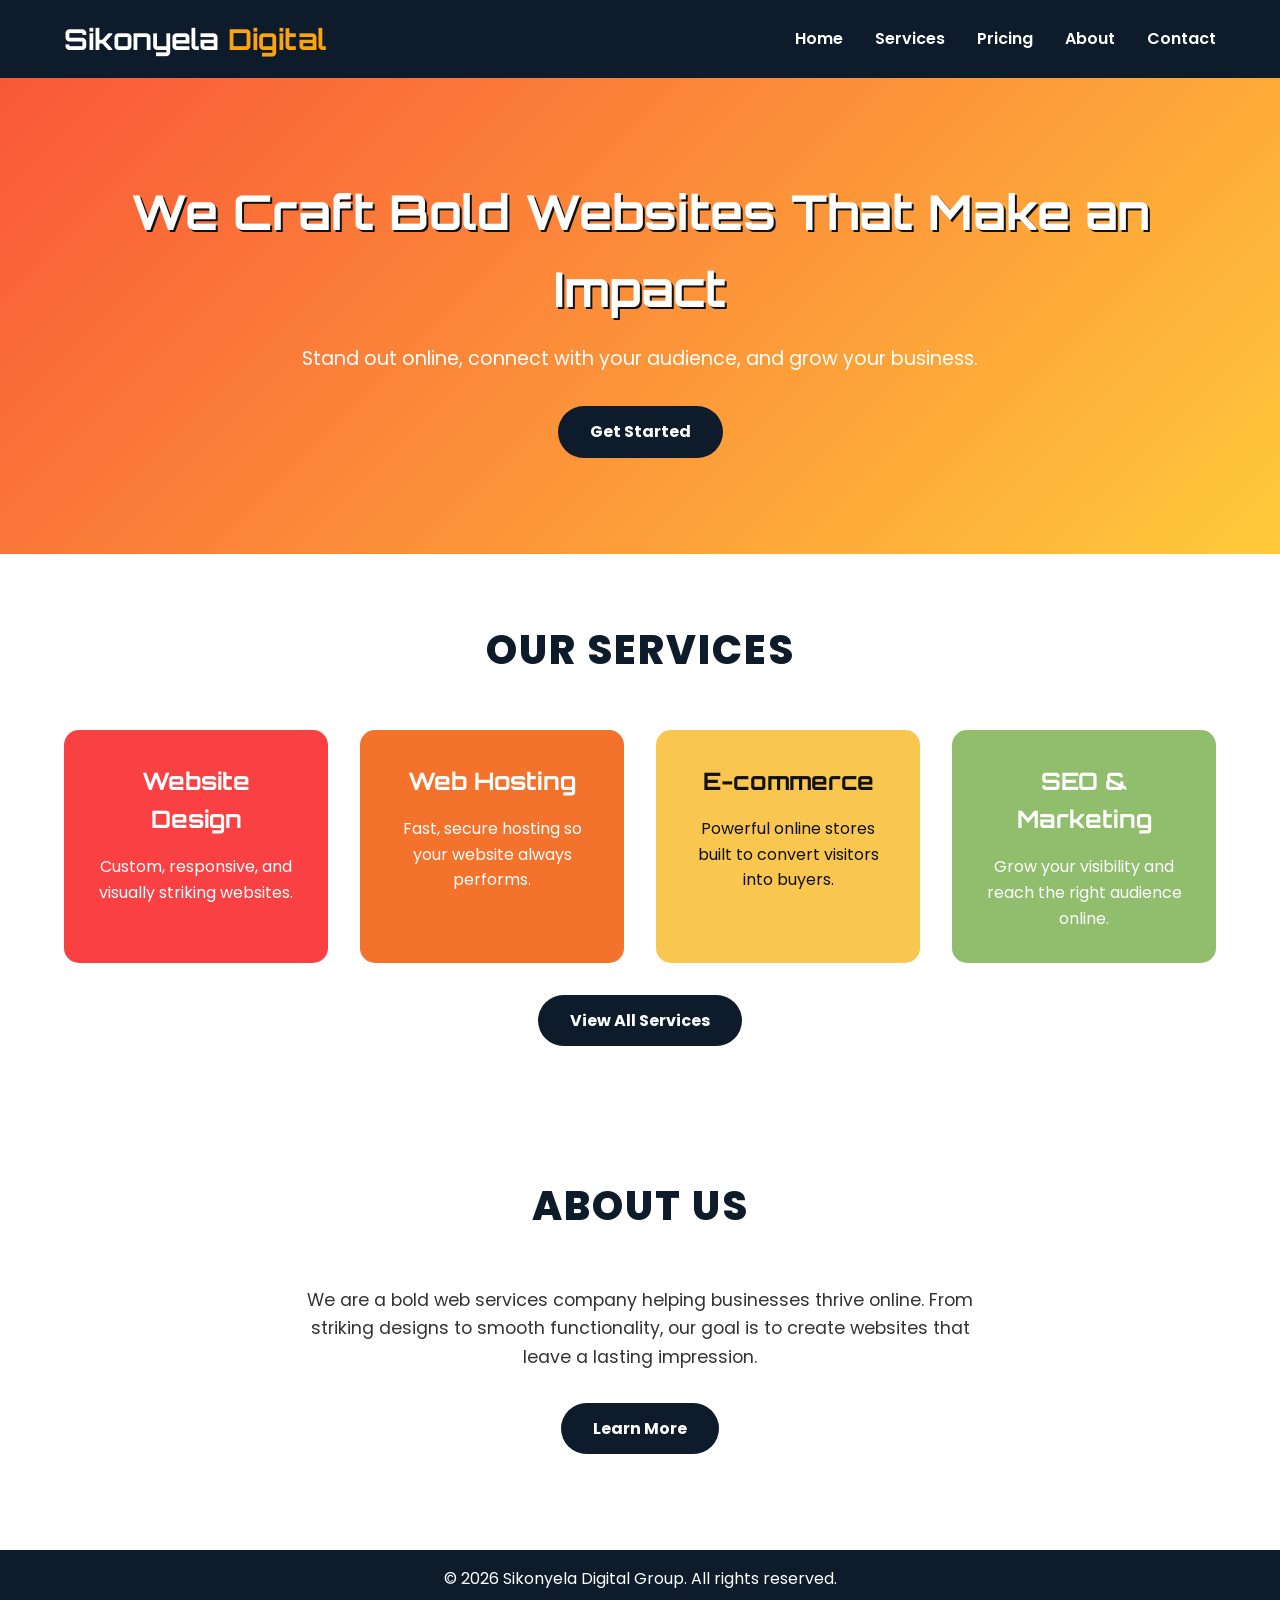
<file: index.html>
<!DOCTYPE html>
<html lang="en">
<head>
  <meta charset="UTF-8">
  <meta name="viewport" content="width=device-width, initial-scale=1.0">
  <title>Sikonyela Digital - Home</title>

  <!-- Google Fonts -->
  <link href="https://fonts.googleapis.com/css2?family=Orbitron:wght@700&family=Poppins:wght@400;600;700&display=swap" rel="stylesheet">
  
  <!-- CSS -->
  <link rel="stylesheet" href="style.css">
</head>
<body>
  
  <!-- Header -->
  <header>
    <div class="container header-container">
      <h1 class="logo">Sikonyela <span>Digital</span></h1>
      <nav>
        <ul>
          <li><a href="index.html">Home</a></li>
          <li><a href="services.html">Services</a></li>
          <li><a href="pricing.html">Pricing</a></li>
          <li><a href="about.html">About</a></li>
          <li><a href="contact.html">Contact</a></li>
        </ul>
      </nav>
    </div>
  </header>

  <!-- Hero -->
  <section class="hero">
    <div class="hero-content container">
      <h2>We Craft Bold Websites That Make an Impact</h2>
      <p>Stand out online, connect with your audience, and grow your business.</p>
      <a href="contact.html" class="btn">Get Started</a>
    </div>
  </section>

  <!-- Services Preview -->
  <section id="services">
    <div class="container">
      <h2 class="section-title">Our Services</h2>
      <div class="services-grid">
        <div class="service-card service-1">
          <h3>Website Design</h3>
          <p>Custom, responsive, and visually striking websites.</p>
        </div>
        <div class="service-card service-2">
          <h3>Web Hosting</h3>
          <p>Fast, secure hosting so your website always performs.</p>
        </div>
        <div class="service-card service-3">
          <h3>E-commerce</h3>
          <p>Powerful online stores built to convert visitors into buyers.</p>
        </div>
        <div class="service-card service-4">
          <h3>SEO & Marketing</h3>
          <p>Grow your visibility and reach the right audience online.</p>
        </div>
      </div>
      <div style="text-align: center; margin-top: 2rem;">
        <a href="services.html" class="btn">View All Services</a>
      </div>
    </div>
  </section>

  <!-- About Preview -->
  <section id="about">
    <div class="container">
      <h2 class="section-title">About Us</h2>
      <p>We are a bold web services company helping businesses thrive online. From striking designs to smooth functionality, our goal is to create websites that leave a lasting impression.</p>
      <div style="text-align: center; margin-top: 2rem;">
        <a href="about.html" class="btn">Learn More</a>
      </div>
    </div>
  </section>

  <!-- Footer -->
  <footer>
    <div class="container">
      <p>&copy; 2026 Sikonyela Digital Group. All rights reserved.</p>
    </div>
  </footer>

  <script src="script.js"></script>
</body>
</html>
</file>
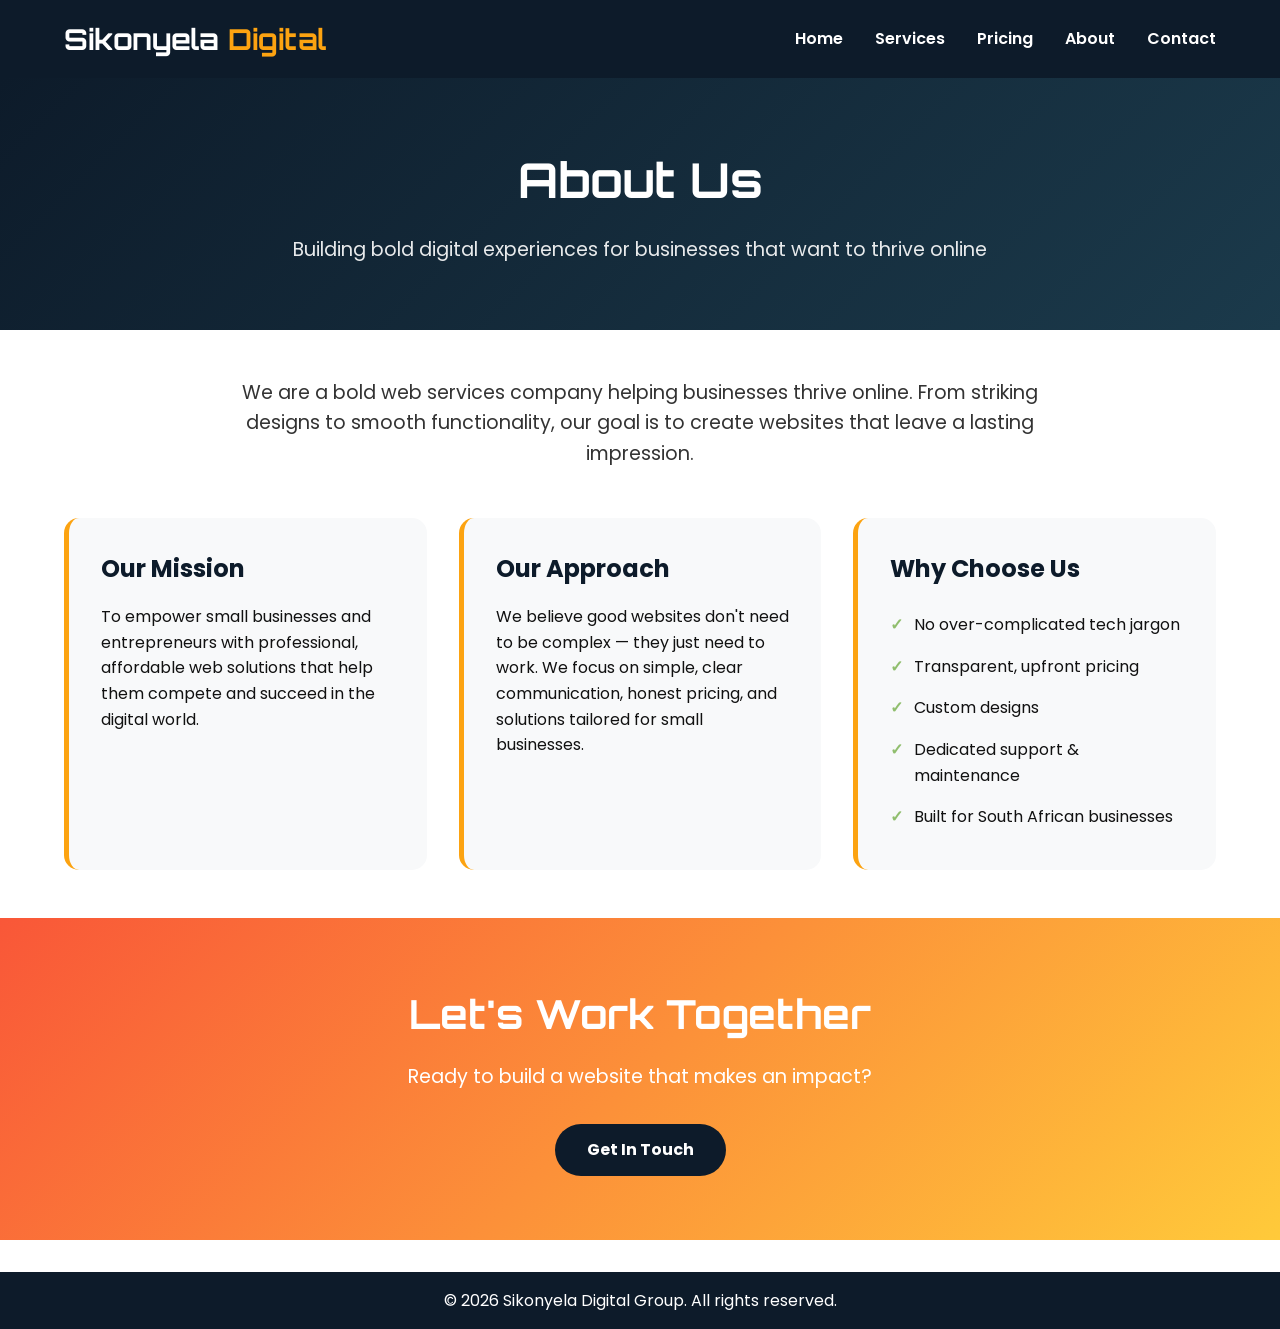
<file: about.html>
<!DOCTYPE html>
<html lang="en">
<head>
  <meta charset="UTF-8">
  <meta name="viewport" content="width=device-width, initial-scale=1.0">
  <title>About Us - Sikonyela Digital</title>
  <link href="https://fonts.googleapis.com/css2?family=Orbitron:wght@700&family=Poppins:wght@400;600;700&display=swap" rel="stylesheet">
  <link rel="stylesheet" href="style.css">
</head>
<body>
  
  <!-- Header -->
  <header>
    <div class="container header-container">
      <h1 class="logo">Sikonyela <span>Digital</span></h1>
      <nav>
        <ul>
          <li><a href="index.html">Home</a></li>
          <li><a href="services.html">Services</a></li>
          <li><a href="pricing.html">Pricing</a></li>
          <li><a href="about.html">About</a></li>
          <li><a href="contact.html">Contact</a></li>
        </ul>
      </nav>
    </div>
  </header>

  <!-- Page Header -->
  <section class="page-header">
    <div class="container">
      <h2>About Us</h2>
      <p>Building bold digital experiences for businesses that want to thrive online</p>
    </div>
  </section>

  <!-- About Content -->
  <section class="about-content">
    <div class="container">
      
      <div class="about-intro">
        <p>We are a bold web services company helping businesses thrive online. From striking designs to smooth functionality, our goal is to create websites that leave a lasting impression.</p>
      </div>

      <div class="about-grid">
        
        <div class="about-card">
          <h3>Our Mission</h3>
          <p>To empower small businesses and entrepreneurs with professional, affordable web solutions that help them compete and succeed in the digital world.</p>
        </div>

        <div class="about-card">
          <h3>Our Approach</h3>
          <p>We believe good websites don't need to be complex — they just need to work. We focus on simple, clear communication, honest pricing, and solutions tailored for small businesses.</p>
        </div>

        <div class="about-card">
          <h3>Why Choose Us</h3>
          <ul>
            <li>No over-complicated tech jargon</li>
            <li>Transparent, upfront pricing</li>
            <li>Custom designs</li>
            <li>Dedicated support & maintenance</li>
            <li>Built for South African businesses</li>
          </ul>
        </div>

      </div>

    </div>
  </section>

  <!-- CTA Section -->
  <section class="cta-section">
    <div class="container">
      <h2>Let's Work Together</h2>
      <p>Ready to build a website that makes an impact?</p>
      <div class="cta-buttons">
        <a href="contact.html" class="btn">Get In Touch</a>
      </div>
    </div>
  </section>

  <!-- Footer -->
  <footer>
    <div class="container">
      <p>&copy; 2026 Sikonyela Digital Group. All rights reserved.</p>
    </div>
  </footer>

  <script src="script.js"></script>
</body>
</html>
</file>
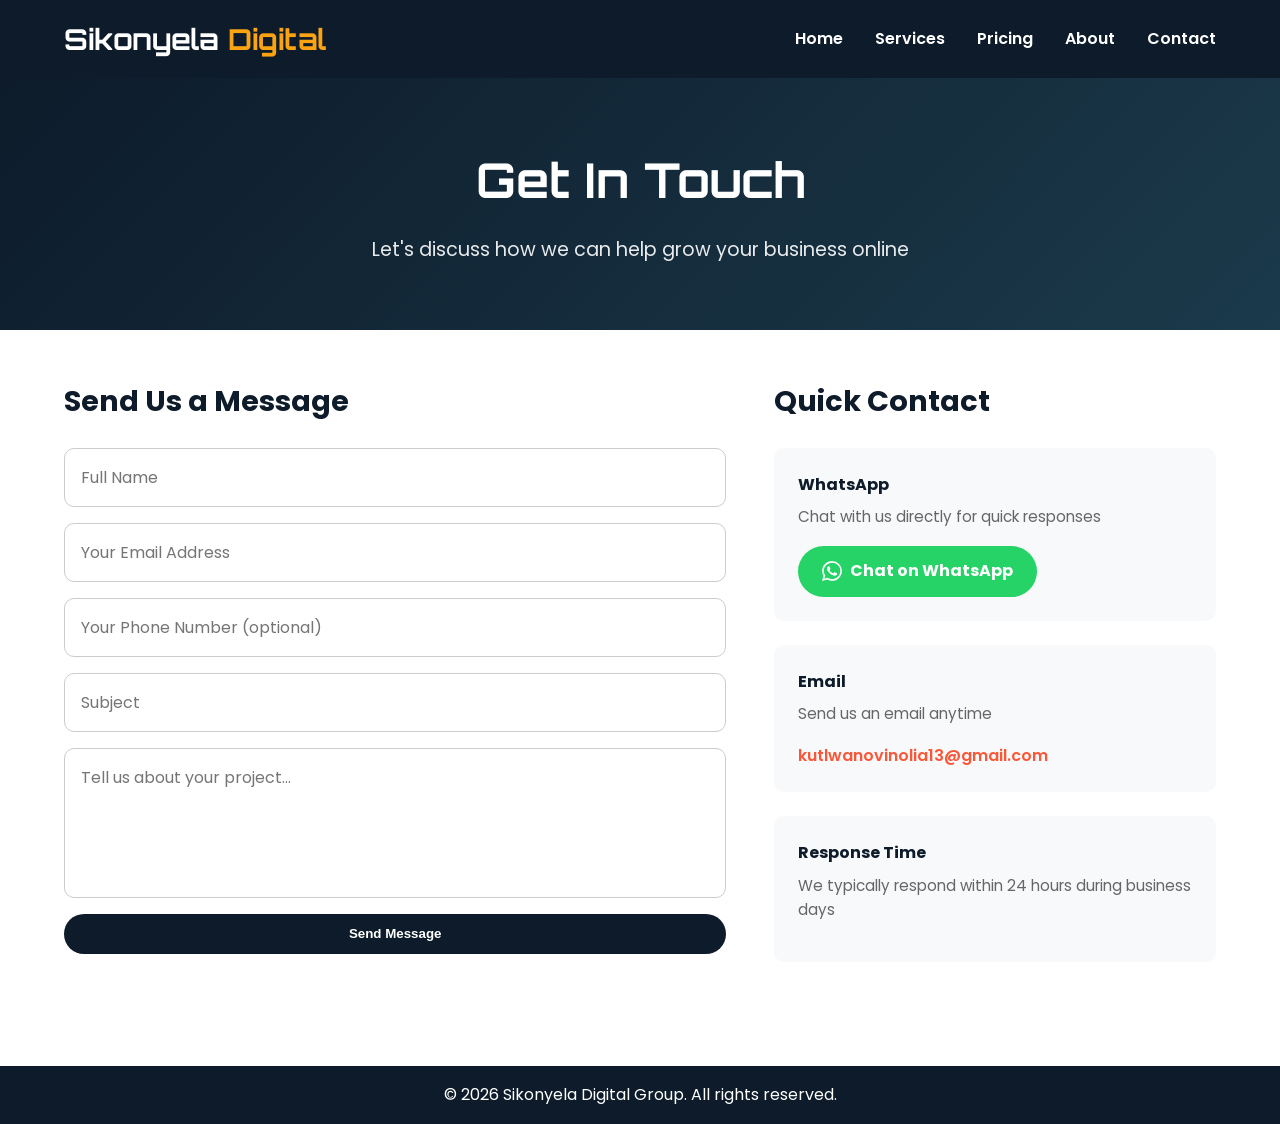
<file: contact.html>
<!DOCTYPE html>
<html lang="en">
<head>
  <meta charset="UTF-8">
  <meta name="viewport" content="width=device-width, initial-scale=1.0">
  <title>Contact Us - Sikonyela Digital</title>
  <link href="https://fonts.googleapis.com/css2?family=Orbitron:wght@700&family=Poppins:wght@400;600;700&display=swap" rel="stylesheet">
  <link rel="stylesheet" href="style.css">
</head>
<body>
  
  <!-- Header -->
  <header>
    <div class="container header-container">
      <h1 class="logo">Sikonyela <span>Digital</span></h1>
      <nav>
        <ul>
          <li><a href="index.html">Home</a></li>
          <li><a href="services.html">Services</a></li>
          <li><a href="pricing.html">Pricing</a></li>
          <li><a href="about.html">About</a></li>
          <li><a href="contact.html">Contact</a></li>
        </ul>
      </nav>
    </div>
  </header>

  <!-- Page Header -->
  <section class="page-header">
    <div class="container">
      <h2>Get In Touch</h2>
      <p>Let's discuss how we can help grow your business online</p>
    </div>
  </section>

 <!-- Contact Section -->
<section class="contact-section">
  <div class="container">
    
    <div class="contact-grid">
      
      <!-- Contact Form -->
      <div class="contact-form-wrapper">
        <h3>Send Us a Message</h3>
        <form class="contact-form" id="contactForm" action="https://api.web3forms.com/submit" method="POST">
          
          <!-- Web3Forms Access Key -->
          <input type="hidden" name="access_key" value="3a7f1ed4-7bd8-4f79-ae0f-e8e13ef93c4b">
          
          <!-- Your email address -->
          
          <input type="hidden" name="to_email" value="kutlwanovinolia13@gmail.com">
          
          <!-- Optional: Redirect after success -->
           <!--
          <input type="hidden" name="redirect" value="https://sikonyeladigital.co.za/thank-you.html">
          -->
          <!-- Hidden field for your phone number -->
          <input type="hidden" name="owner_phone" value="27660841117">

          <input type="text" name="name" placeholder="Full Name" required>
          <input type="email" name="email" placeholder="Your Email Address" required>
          <input type="tel" name="phone_number" placeholder="Your Phone Number (optional)">
          <input type="text" name="subject" placeholder="Subject" required>
          <textarea name="message" placeholder="Tell us about your project..." required></textarea>
          <button type="submit" class="btn">Send Message</button>
        </form>
      </div>

      <!-- Contact Info & WhatsApp -->
      <div class="contact-info-wrapper">
        <h3>Quick Contact</h3>
        
        <div class="contact-method">
          <h4>WhatsApp</h4>
          <p>Chat with us directly for quick responses</p>
          <a href="https://wa.me/27660841117?text=Hi%2C%20I'm%20interested%20in%20your%20web%20services" class="btn-whatsapp" target="_blank">
            <svg xmlns="http://www.w3.org/2000/svg" width="20" height="20" viewBox="0 0 24 24" fill="currentColor">
              <path d="M17.472 14.382c-.297-.149-1.758-.867-2.03-.967-.273-.099-.471-.148-.67.15-.197.297-.767.966-.94 1.164-.173.199-.347.223-.644.075-.297-.15-1.255-.463-2.39-1.475-.883-.788-1.48-1.761-1.653-2.059-.173-.297-.018-.458.13-.606.134-.133.298-.347.446-.52.149-.174.198-.298.298-.497.099-.198.05-.371-.025-.52-.075-.149-.669-1.612-.916-2.207-.242-.579-.487-.5-.669-.51-.173-.008-.371-.01-.57-.01-.198 0-.52.074-.792.372-.272.297-1.04 1.016-1.04 2.479 0 1.462 1.065 2.875 1.213 3.074.149.198 2.096 3.2 5.077 4.487.709.306 1.262.489 1.694.625.712.227 1.36.195 1.871.118.571-.085 1.758-.719 2.006-1.413.248-.694.248-1.289.173-1.413-.074-.124-.272-.198-.57-.347m-5.421 7.403h-.004a9.87 9.87 0 01-5.031-1.378l-.361-.214-3.741.982.998-3.648-.235-.374a9.86 9.86 0 01-1.51-5.26c.001-5.45 4.436-9.884 9.888-9.884 2.64 0 5.122 1.03 6.988 2.898a9.825 9.825 0 012.893 6.994c-.003 5.45-4.437 9.884-9.885 9.884m8.413-18.297A11.815 11.815 0 0012.05 0C5.495 0 .16 5.335.157 11.892c0 2.096.547 4.142 1.588 5.945L.057 24l6.305-1.654a11.882 11.882 0 005.683 1.448h.005c6.554 0 11.89-5.335 11.893-11.893a11.821 11.821 0 00-3.48-8.413Z"/>
            </svg>
            Chat on WhatsApp
          </a>
        </div>

        <div class="contact-method">
          <h4>Email</h4>
          <p>Send us an email anytime</p>
          <a href="mailto:kutlwanovinolia13@gmail.com" class="contact-link">kutlwanovinolia13@gmail.com</a>
        </div>

        <div class="contact-method">
          <h4>Response Time</h4>
          <p>We typically respond within 24 hours during business days</p>
        </div>
      </div>

    </div>

  </div>
</section>


  <!-- Footer -->
  <footer>
    <div class="container">
      <p>&copy; 2026 Sikonyela Digital Group. All rights reserved.</p>
    </div>
  </footer>

  <script src="script.js"></script>
</body>
</html>
</file>
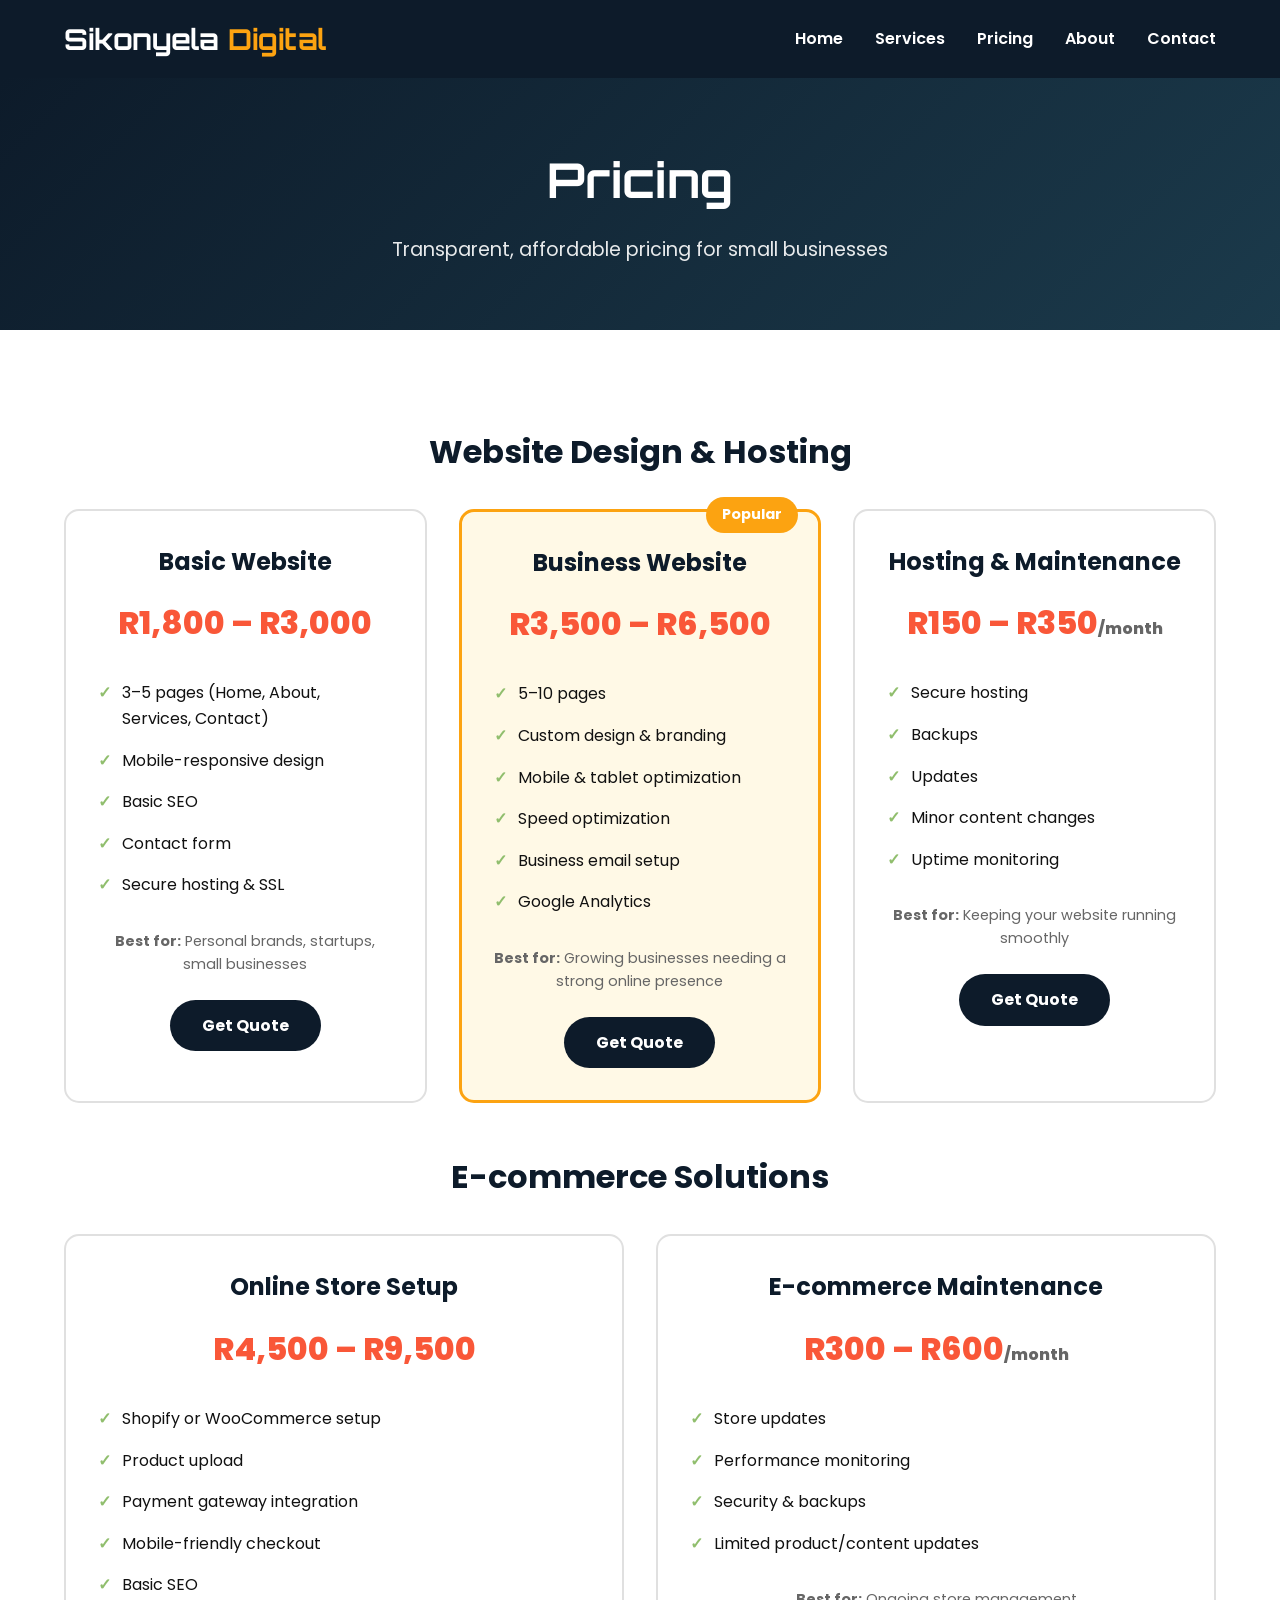
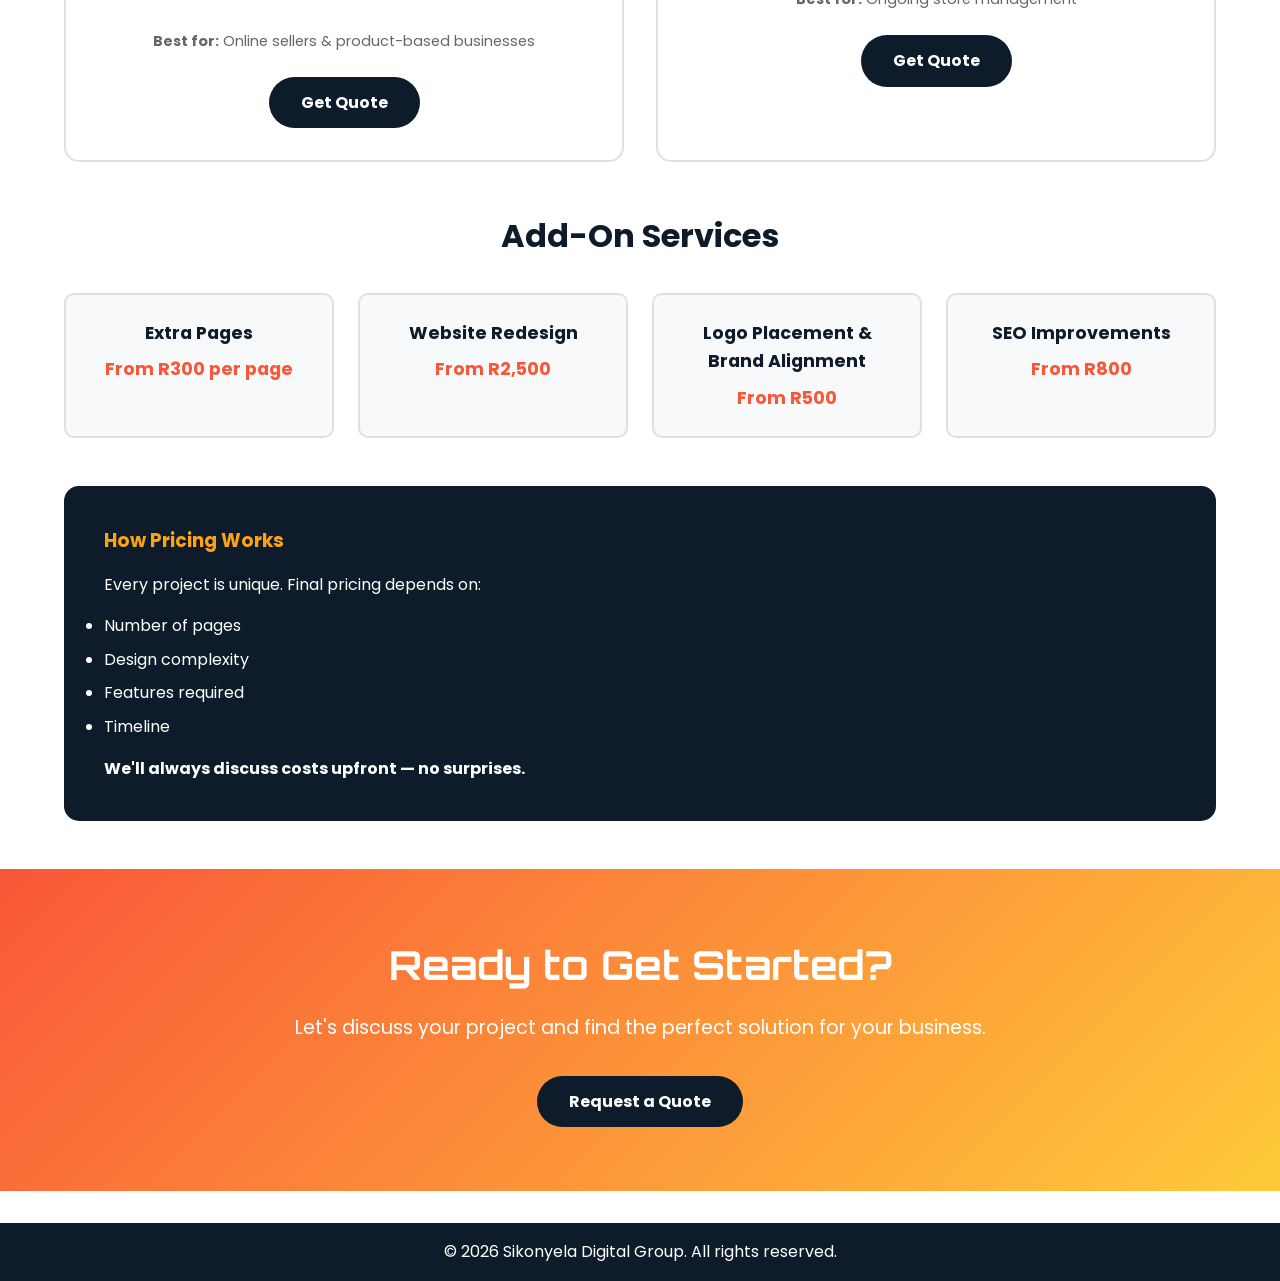
<file: pricing.html>
<!DOCTYPE html>
<html lang="en">
<head>
  <meta charset="UTF-8">
  <meta name="viewport" content="width=device-width, initial-scale=1.0">
  <title>Pricing - Sikonyela Digital</title>
  <link href="https://fonts.googleapis.com/css2?family=Orbitron:wght@700&family=Poppins:wght@400;600;700&display=swap" rel="stylesheet">
  <link rel="stylesheet" href="style.css">
</head>
<body>
  
  <!-- Header -->
  <header>
    <div class="container header-container">
      <h1 class="logo">Sikonyela <span>Digital</span></h1>
      <nav>
        <ul>
          <li><a href="index.html">Home</a></li>
          <li><a href="services.html">Services</a></li>
          <li><a href="pricing.html">Pricing</a></li>
          <li><a href="about.html">About</a></li>
          <li><a href="contact.html">Contact</a></li>
        </ul>
      </nav>
    </div>
  </header>

  <!-- Page Header -->
  <section class="page-header">
    <div class="container">
      <h2>Pricing</h2>
      <p>Transparent, affordable pricing for small businesses</p>
    </div>
  </section>

  <!-- Pricing Section -->
  <section class="pricing-section">
    <div class="container">
      
      <h3 class="pricing-category">Website Design & Hosting</h3>
      <div class="pricing-grid">
        
        <div class="pricing-card">
          <h4>Basic Website</h4>
          <div class="price">R1,800 – R3,000</div>
          <ul>
            <li>3–5 pages (Home, About, Services, Contact)</li>
            <li>Mobile-responsive design</li>
            <li>Basic SEO</li>
            <li>Contact form</li>
            <li>Secure hosting & SSL</li>
          </ul>
          <p class="best-for"><strong>Best for:</strong> Personal brands, startups, small businesses</p>
          <a href="contact.html" class="btn">Get Quote</a>
        </div>

        <div class="pricing-card featured">
          <div class="featured-badge">Popular</div>
          <h4>Business Website</h4>
          <div class="price">R3,500 – R6,500</div>
          <ul>
            <li>5–10 pages</li>
            <li>Custom design & branding</li>
            <li>Mobile & tablet optimization</li>
            <li>Speed optimization</li>
            <li>Business email setup</li>
            <li>Google Analytics</li>
          </ul>
          <p class="best-for"><strong>Best for:</strong> Growing businesses needing a strong online presence</p>
          <a href="contact.html" class="btn">Get Quote</a>
        </div>

        <div class="pricing-card">
          <h4>Hosting & Maintenance</h4>
          <div class="price">R150 – R350<span>/month</span></div>
          <ul>
            <li>Secure hosting</li>
            <li>Backups</li>
            <li>Updates</li>
            <li>Minor content changes</li>
            <li>Uptime monitoring</li>
          </ul>
          <p class="best-for"><strong>Best for:</strong> Keeping your website running smoothly</p>
          <a href="contact.html" class="btn">Get Quote</a>
        </div>

      </div>

      <h3 class="pricing-category">E-commerce Solutions</h3>
      <div class="pricing-grid">
        
        <div class="pricing-card">
          <h4>Online Store Setup</h4>
          <div class="price">R4,500 – R9,500</div>
          <ul>
            <li>Shopify or WooCommerce setup</li>
            <li>Product upload</li>
            <li>Payment gateway integration</li>
            <li>Mobile-friendly checkout</li>
            <li>Basic SEO</li>
          </ul>
          <p class="best-for"><strong>Best for:</strong> Online sellers & product-based businesses</p>
          <a href="contact.html" class="btn">Get Quote</a>
        </div>

        <div class="pricing-card">
          <h4>E-commerce Maintenance</h4>
          <div class="price">R300 – R600<span>/month</span></div>
          <ul>
            <li>Store updates</li>
            <li>Performance monitoring</li>
            <li>Security & backups</li>
            <li>Limited product/content updates</li>
          </ul>
          <p class="best-for"><strong>Best for:</strong> Ongoing store management</p>
          <a href="contact.html" class="btn">Get Quote</a>
        </div>

      </div>

      <h3 class="pricing-category">Add-On Services</h3>
      <div class="addon-grid">
        <div class="addon-card">
          <h5>Extra Pages</h5>
          <p class="addon-price">From R300 per page</p>
        </div>
        <div class="addon-card">
          <h5>Website Redesign</h5>
          <p class="addon-price">From R2,500</p>
        </div>
        <div class="addon-card">
          <h5>Logo Placement & Brand Alignment</h5>
          <p class="addon-price">From R500</p>
        </div>
        <div class="addon-card">
          <h5>SEO Improvements</h5>
          <p class="addon-price">From R800</p>
        </div>
      </div>

      <!-- How Pricing Works -->
      <div class="pricing-info">
        <h3>How Pricing Works</h3>
        <p>Every project is unique. Final pricing depends on:</p>
        <ul>
          <li>Number of pages</li>
          <li>Design complexity</li>
          <li>Features required</li>
          <li>Timeline</li>
        </ul>
        <p><strong>We'll always discuss costs upfront — no surprises.</strong></p>
      </div>

    </div>
  </section>

  <!-- CTA Section -->
  <section class="cta-section">
    <div class="container">
      <h2>Ready to Get Started?</h2>
      <p>Let's discuss your project and find the perfect solution for your business.</p>
      <div class="cta-buttons">
        <a href="contact.html" class="btn">Request a Quote</a>
      </div>
    </div>
  </section>

  <!-- Footer -->
  <footer>
    <div class="container">
      <p>&copy; 2026 Sikonyela Digital Group. All rights reserved.</p>
    </div>
  </footer>

  <script src="script.js"></script>
</body>
</html>
</file>
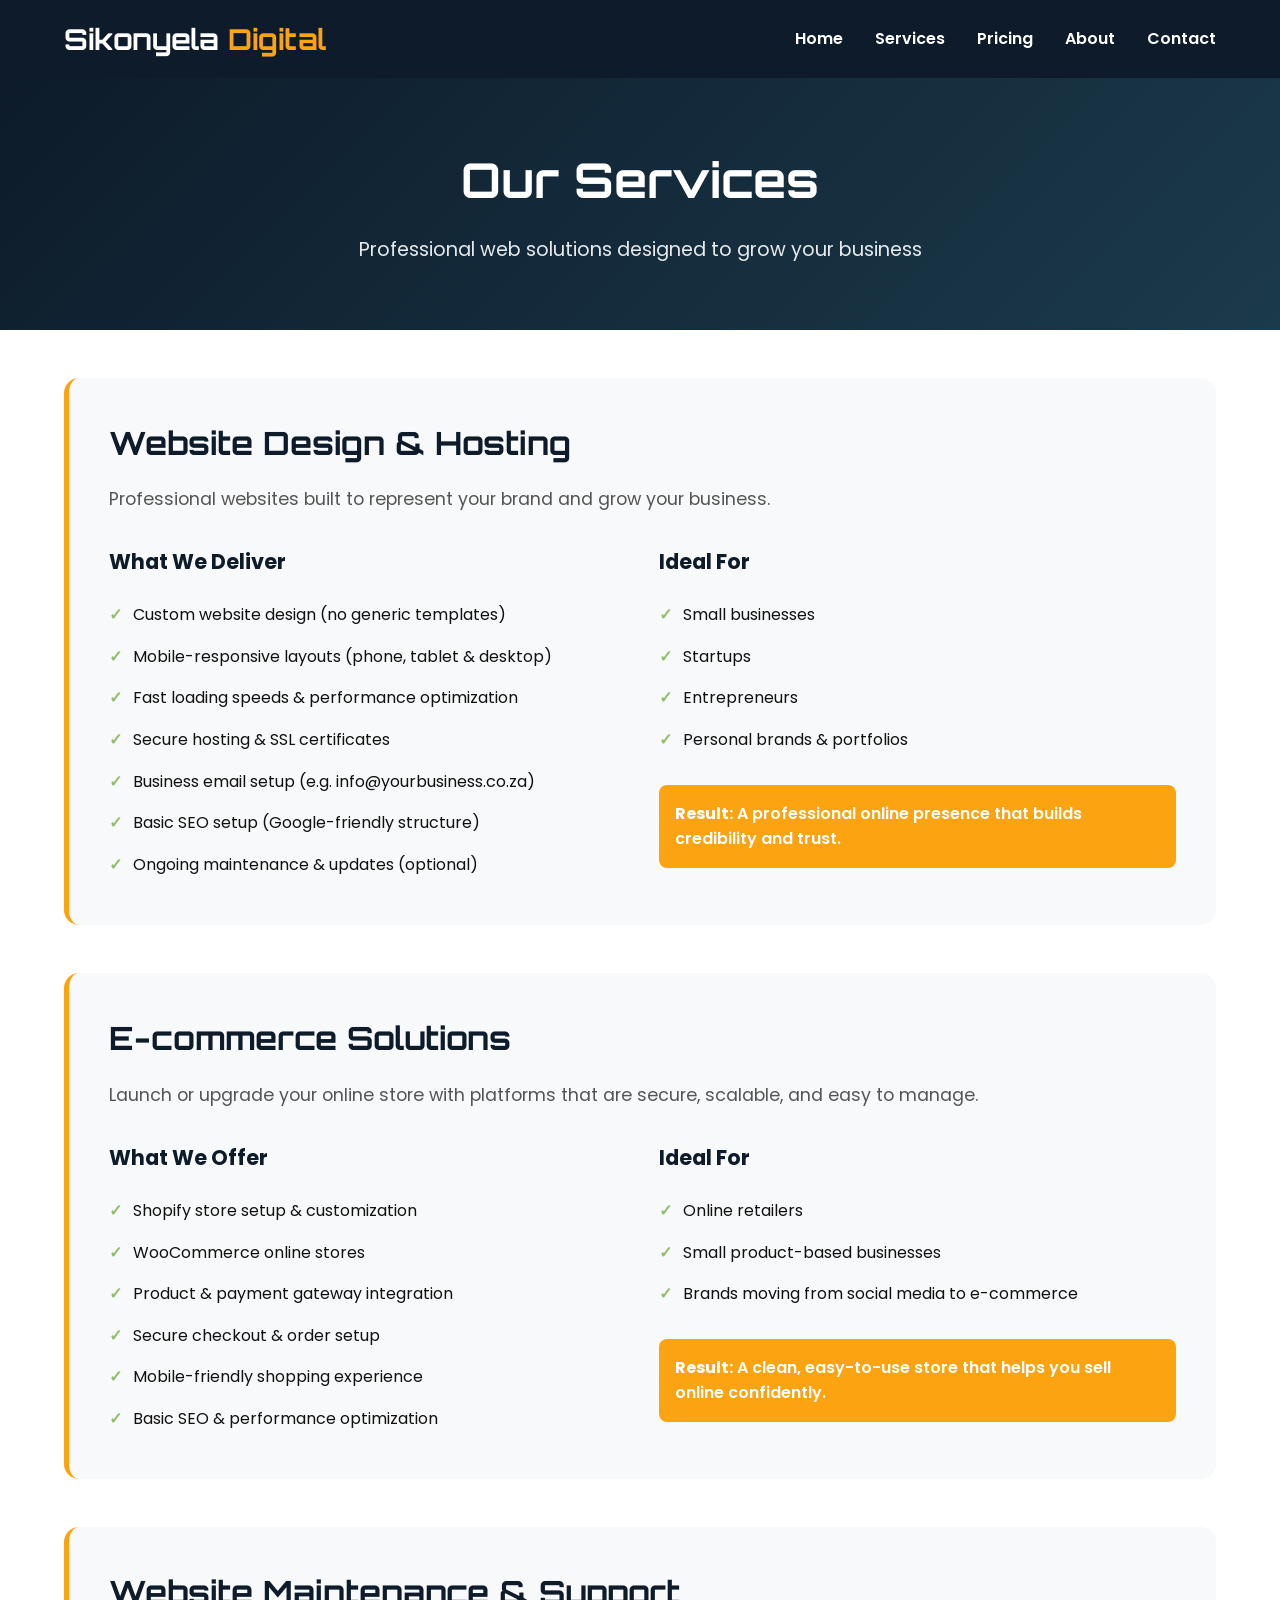
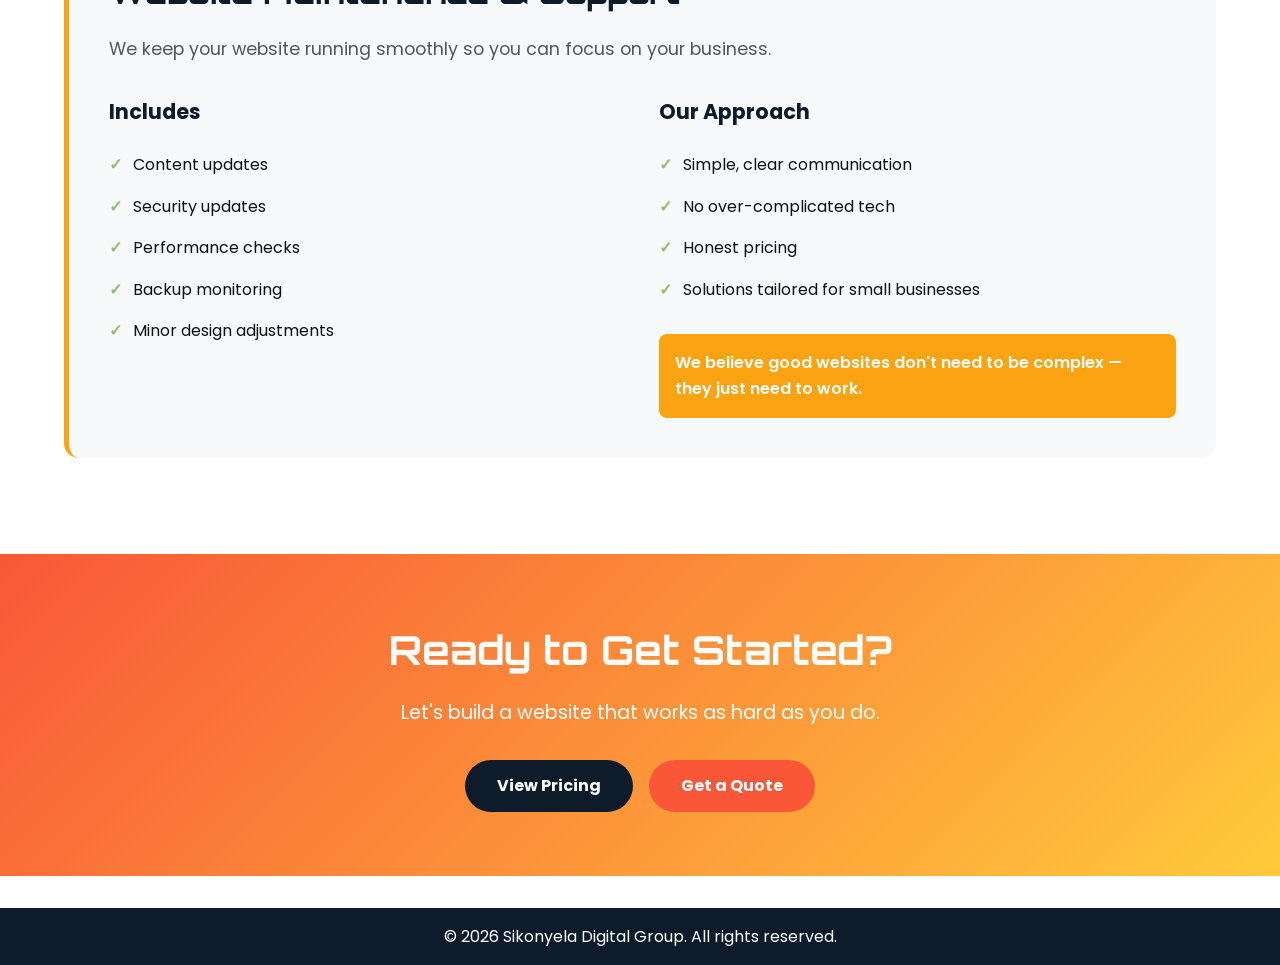
<file: services.html>
<!DOCTYPE html>
<html lang="en">
<head>
  <meta charset="UTF-8">
  <meta name="viewport" content="width=device-width, initial-scale=1.0">
  <title>Our Services - Sikonyela Digital</title>
  <link href="https://fonts.googleapis.com/css2?family=Orbitron:wght@700&family=Poppins:wght@400;600;700&display=swap" rel="stylesheet">
  <link rel="stylesheet" href="style.css">
</head>
<body>
  
  <!-- Header -->
  <header>
    <div class="container header-container">
      <h1 class="logo">Sikonyela <span>Digital</span></h1>
      <nav>
        <ul>
          <li><a href="index.html">Home</a></li>
          <li><a href="services.html">Services</a></li>
          <li><a href="pricing.html">Pricing</a></li>
          <li><a href="about.html">About</a></li>
          <li><a href="contact.html">Contact</a></li>
        </ul>
      </nav>
    </div>
  </header>

  <!-- Page Header -->
  <section class="page-header">
    <div class="container">
      <h2>Our Services</h2>
      <p>Professional web solutions designed to grow your business</p>
    </div>
  </section>

  <!-- Services Detail -->
  <section class="services-detail">
    <div class="container">
      
      <!-- Website Design & Hosting -->
      <div class="service-detail-card">
        <h3>Website Design & Hosting</h3>
        <p class="service-tagline">Professional websites built to represent your brand and grow your business.</p>
        
        <div class="service-columns">
          <div class="service-col">
            <h4>What We Deliver</h4>
            <ul>
              <li>Custom website design (no generic templates)</li>
              <li>Mobile-responsive layouts (phone, tablet & desktop)</li>
              <li>Fast loading speeds & performance optimization</li>
              <li>Secure hosting & SSL certificates</li>
              <li>Business email setup (e.g. info@yourbusiness.co.za)</li>
              <li>Basic SEO setup (Google-friendly structure)</li>
              <li>Ongoing maintenance & updates (optional)</li>
            </ul>
          </div>
          
          <div class="service-col">
            <h4>Ideal For</h4>
            <ul>
              <li>Small businesses</li>
              <li>Startups</li>
              <li>Entrepreneurs</li>
              <li>Personal brands & portfolios</li>
            </ul>
            <div class="result-box">
              <strong>Result:</strong> A professional online presence that builds credibility and trust.
            </div>
          </div>
        </div>
      </div>

      <!-- E-commerce Solutions -->
      <div class="service-detail-card">
        <h3>E-commerce Solutions</h3>
        <p class="service-tagline">Launch or upgrade your online store with platforms that are secure, scalable, and easy to manage.</p>
        
        <div class="service-columns">
          <div class="service-col">
            <h4>What We Offer</h4>
            <ul>
              <li>Shopify store setup & customization</li>
              <li>WooCommerce online stores</li>
              <li>Product & payment gateway integration</li>
              <li>Secure checkout & order setup</li>
              <li>Mobile-friendly shopping experience</li>
              <li>Basic SEO & performance optimization</li>
            </ul>
          </div>
          
          <div class="service-col">
            <h4>Ideal For</h4>
            <ul>
              <li>Online retailers</li>
              <li>Small product-based businesses</li>
              <li>Brands moving from social media to e-commerce</li>
            </ul>
            <div class="result-box">
              <strong>Result:</strong> A clean, easy-to-use store that helps you sell online confidently.
            </div>
          </div>
        </div>
      </div>

      <!-- Website Maintenance & Support -->
      <div class="service-detail-card">
        <h3>Website Maintenance & Support</h3>
        <p class="service-tagline">We keep your website running smoothly so you can focus on your business.</p>
        
        <div class="service-columns">
          <div class="service-col">
            <h4>Includes</h4>
            <ul>
              <li>Content updates</li>
              <li>Security updates</li>
              <li>Performance checks</li>
              <li>Backup monitoring</li>
              <li>Minor design adjustments</li>
            </ul>
          </div>
          
          <div class="service-col">
            <h4>Our Approach</h4>
            <ul>
              <li>Simple, clear communication</li>
              <li>No over-complicated tech</li>
              <li>Honest pricing</li>
              <li>Solutions tailored for small businesses</li>
            </ul>
            <div class="result-box">
              We believe good websites don't need to be complex — they just need to work.
            </div>
          </div>
        </div>
      </div>

    </div>
  </section>

  <!-- CTA Section -->
  <section class="cta-section">
    <div class="container">
      <h2>Ready to Get Started?</h2>
      <p>Let's build a website that works as hard as you do.</p>
      <div class="cta-buttons">
        <a href="pricing.html" class="btn">View Pricing</a>
        <a href="contact.html" class="btn btn-secondary">Get a Quote</a>
      </div>
    </div>
  </section>

  <!-- Footer -->
  <footer>
    <div class="container">
      <p>&copy; 2026 Sikonyela Digital Group. All rights reserved.</p>
    </div>
  </footer>

  <script src="script.js"></script>
</body>
</html>
</file>
<file: style.css>
/* Base */
* {margin:0; padding:0; box-sizing:border-box;}
body {font-family:'Poppins', sans-serif; line-height:1.6; color:#111; background:#fff;}
.container {width:90%; max-width:1200px; margin:auto;}

/* Header */
header {background:#0D1B2A; color:#fff; padding:1rem 0; position:sticky; top:0; z-index:100;}
.header-container {display:flex; justify-content:space-between; align-items:center;}
.logo {font-family:'Orbitron', sans-serif; font-weight:700; font-size:1.8rem;}
.logo span {color:#FCA311;}
header nav ul {display:flex; justify-content:flex-end; list-style:none;}
header nav ul li {margin-left:2rem;}
header nav ul li a {color:#fff; text-decoration:none; font-weight:600; transition:0.3s;}
header nav ul li a:hover {color:#FCA311;}

/* Hero */
.hero {background:linear-gradient(135deg, #F95738, #FFCA3A); color:#fff; padding:6rem 0; text-align:center;}
.hero h2 {font-family:'Orbitron', sans-serif; font-size:3rem; margin-bottom:1rem; text-shadow:2px 2px #111;}
.hero p {margin-bottom:2rem; font-size:1.2rem;}

/* Buttons */
.btn {display:inline-block; padding:0.8rem 2rem; background:#0D1B2A; color:#fff; border-radius:50px; font-weight:700; text-decoration:none; transition:0.3s; border:none; cursor:pointer;}
.btn:hover {background:#FCA311; color:#0D1B2A;}
.btn-secondary {background:#F95738;}
.btn-secondary:hover {background:#0D1B2A; color:#fff;}

/* Sections */
section {padding:4rem 0;}
.section-title {text-align:center; font-size:2.5rem; margin-bottom:3rem; font-weight:800; color:#0D1B2A; text-transform:uppercase; letter-spacing:2px;}

/* Page Header */
.page-header {background:linear-gradient(135deg, #0D1B2A, #1B3A4B); color:#fff; padding:4rem 0; text-align:center;}
.page-header h2 {font-family:'Orbitron', sans-serif; font-size:3rem; margin-bottom:1rem;}
.page-header p {font-size:1.2rem; opacity:0.9;}

/* Services Grid (Home) */
.services-grid {display:grid; grid-template-columns:repeat(auto-fit, minmax(250px, 1fr)); gap:2rem;}
.service-card {padding:2rem; border-radius:15px; color:#fff; text-align:center; transition:transform 0.3s, box-shadow 0.3s;}
.service-card h3 {margin-bottom:1rem; font-family:'Orbitron', sans-serif; font-size:1.5rem;}
.service-1 {background:#F94144;}
.service-2 {background:#F3722C;}
.service-3 {background:#F9C74F; color:#111;}
.service-4 {background:#90BE6D;}
.service-card:hover {transform:translateY(-10px); box-shadow:0 10px 25px rgba(0,0,0,0.2);}

/* Services Detail Page */
.services-detail {padding:3rem 0;}
.service-detail-card {background:#f8f9fa; padding:2.5rem; border-radius:15px; margin-bottom:3rem; border-left:5px solid #FCA311;}
.service-detail-card h3 {color:#0D1B2A; font-size:2rem; margin-bottom:1rem; font-family:'Orbitron', sans-serif;}
.service-tagline {font-size:1.1rem; color:#555; margin-bottom:2rem;}
.service-columns {display:grid; grid-template-columns:1fr 1fr; gap:2rem;}
.service-col h4 {color:#0D1B2A; margin-bottom:1rem; font-size:1.3rem;}
.service-col ul {list-style:none; padding:0;}
.service-col ul li {padding:0.5rem 0; padding-left:1.5rem; position:relative;}
.service-col ul li:before {content:"✓"; position:absolute; left:0; color:#90BE6D; font-weight:bold;}
.result-box {background:#FCA311; color:#fff; padding:1rem; border-radius:8px; margin-top:1.5rem; font-weight:600;}

/* Pricing Section */
.pricing-section {padding:3rem 0;}
.pricing-category {text-align:center; font-size:2rem; color:#0D1B2A; margin:3rem 0 2rem 0; font-weight:700;}
.pricing-grid {display:grid; grid-template-columns:repeat(auto-fit, minmax(280px, 1fr)); gap:2rem; margin-bottom:3rem;}
.pricing-card {background:#fff; border:2px solid #e0e0e0; border-radius:15px; padding:2rem; text-align:center; transition:transform 0.3s, box-shadow 0.3s; position:relative;}
.pricing-card:hover {transform:translateY(-5px); box-shadow:0 10px 30px rgba(0,0,0,0.15);}
.pricing-card.featured {border:3px solid #FCA311; background:#FFF9E6;}
.featured-badge {position:absolute; top:-15px; right:20px; background:#FCA311; color:#fff; padding:0.4rem 1rem; border-radius:20px; font-weight:700; font-size:0.9rem;}
.pricing-card h4 {color:#0D1B2A; font-size:1.5rem; margin-bottom:1rem;}
.price {font-size:2rem; color:#F95738; font-weight:800; margin-bottom:1.5rem;}
.price span {font-size:1rem; color:#666;}
.pricing-card ul {list-style:none; padding:0; margin:1.5rem 0; text-align:left;}
.pricing-card ul li {padding:0.5rem 0; padding-left:1.5rem; position:relative;}
.pricing-card ul li:before {content:"✓"; position:absolute; left:0; color:#90BE6D; font-weight:bold;}
.best-for {font-size:0.9rem; color:#666; margin:1.5rem 0;}

/* Add-ons */
.addon-grid {display:grid; grid-template-columns:repeat(auto-fit, minmax(200px, 1fr)); gap:1.5rem; margin-bottom:3rem;}
.addon-card {background:#f8f9fa; padding:1.5rem; border-radius:10px; text-align:center; border:2px solid #e0e0e0;}
.addon-card h5 {color:#0D1B2A; margin-bottom:0.5rem; font-size:1.1rem;}
.addon-price {color:#F95738; font-weight:700; font-size:1.1rem;}

/* Pricing Info */
.pricing-info {background:#0D1B2A; color:#fff; padding:2.5rem; border-radius:15px; margin-top:3rem;}
.pricing-info h3 {color:#FCA311; margin-bottom:1rem;}
.pricing-info ul {margin:1rem 0;}
.pricing-info ul li {margin:0.5rem 0;}

/* Contact Section */
.contact-section {padding:3rem 0;}
.contact-grid {display:grid; grid-template-columns:1.5fr 1fr; gap:3rem;}
.contact-form-wrapper h3, .contact-info-wrapper h3 {color:#0D1B2A; margin-bottom:1.5rem; font-size:1.8rem;}
.contact-form {display:flex; flex-direction:column; gap:1rem;}
.contact-form input, .contact-form textarea {padding:1rem; border-radius:10px; border:1px solid #ccc; font-size:1rem; font-family:'Poppins', sans-serif;}
.contact-form textarea {resize:none; min-height:150px;}
.contact-form button {width:100%;}

/* Contact Methods */
.contact-method {background:#f8f9fa; padding:1.5rem; border-radius:10px; margin-bottom:1.5rem;}
.contact-method h4 {color:#0D1B2A; margin-bottom:0.5rem;}
.contact-method p {color:#666; font-size:0.95rem; margin-bottom:1rem;}
.btn-whatsapp {display:inline-flex; align-items:center; gap:0.5rem; background:#25D366; color:#fff; padding:0.8rem 1.5rem; border-radius:50px; text-decoration:none; font-weight:700; transition:0.3s;}
.btn-whatsapp:hover {background:#20BA5A;}
.contact-link {color:#F95738; text-decoration:none; font-weight:600;}
.contact-link:hover {text-decoration:underline;}

/* About Content */
.about-content {padding:3rem 0;}
.about-intro {max-width:800px; margin:0 auto 3rem auto; text-align:center; font-size:1.2rem; color:#333;}
.about-grid {display:grid; grid-template-columns:repeat(auto-fit, minmax(300px, 1fr)); gap:2rem;}
.about-card {background:#f8f9fa; padding:2rem; border-radius:15px; border-left:5px solid #FCA311;}
.about-card h3 {color:#0D1B2A; margin-bottom:1rem; font-size:1.5rem;}
.about-card ul {list-style:none; padding:0;}
.about-card ul li {padding:0.5rem 0; padding-left:1.5rem; position:relative;}
.about-card ul li:before {content:"✓"; position:absolute; left:0; color:#90BE6D; font-weight:bold;}

/* CTA Section */
.cta-section {background:linear-gradient(135deg, #F95738, #FFCA3A); color:#fff; padding:4rem 0; text-align:center;}
.cta-section h2 {font-size:2.5rem; margin-bottom:1rem; font-family:'Orbitron', sans-serif;}
.cta-section p {font-size:1.2rem; margin-bottom:2rem;}
.cta-buttons {display:flex; gap:1rem; justify-content:center; flex-wrap:wrap;}

/* About (Home) */
#about p {max-width:700px; margin:auto; text-align:center; font-size:1.1rem; color:#333;}

/* Footer */
footer {background:#0D1B2A; color:#fff; text-align:center; padding:1rem 0; margin-top:2rem;}

/* Responsive */
@media (max-width: 768px) {
  .header-container {flex-direction:column; text-align:center;}
  header nav ul {margin-top:1rem; justify-content:center;}
  header nav ul li {margin:0 0.8rem;}
  .hero h2 {font-size:2rem;}
  .service-columns {grid-template-columns:1fr;}
  .pricing-grid {grid-template-columns:1fr;}
  .contact-grid {grid-template-columns:1fr;}
  .cta-buttons {flex-direction:column; align-items:center;}
  .about-grid {grid-template-columns:1fr;}
}
</file>
